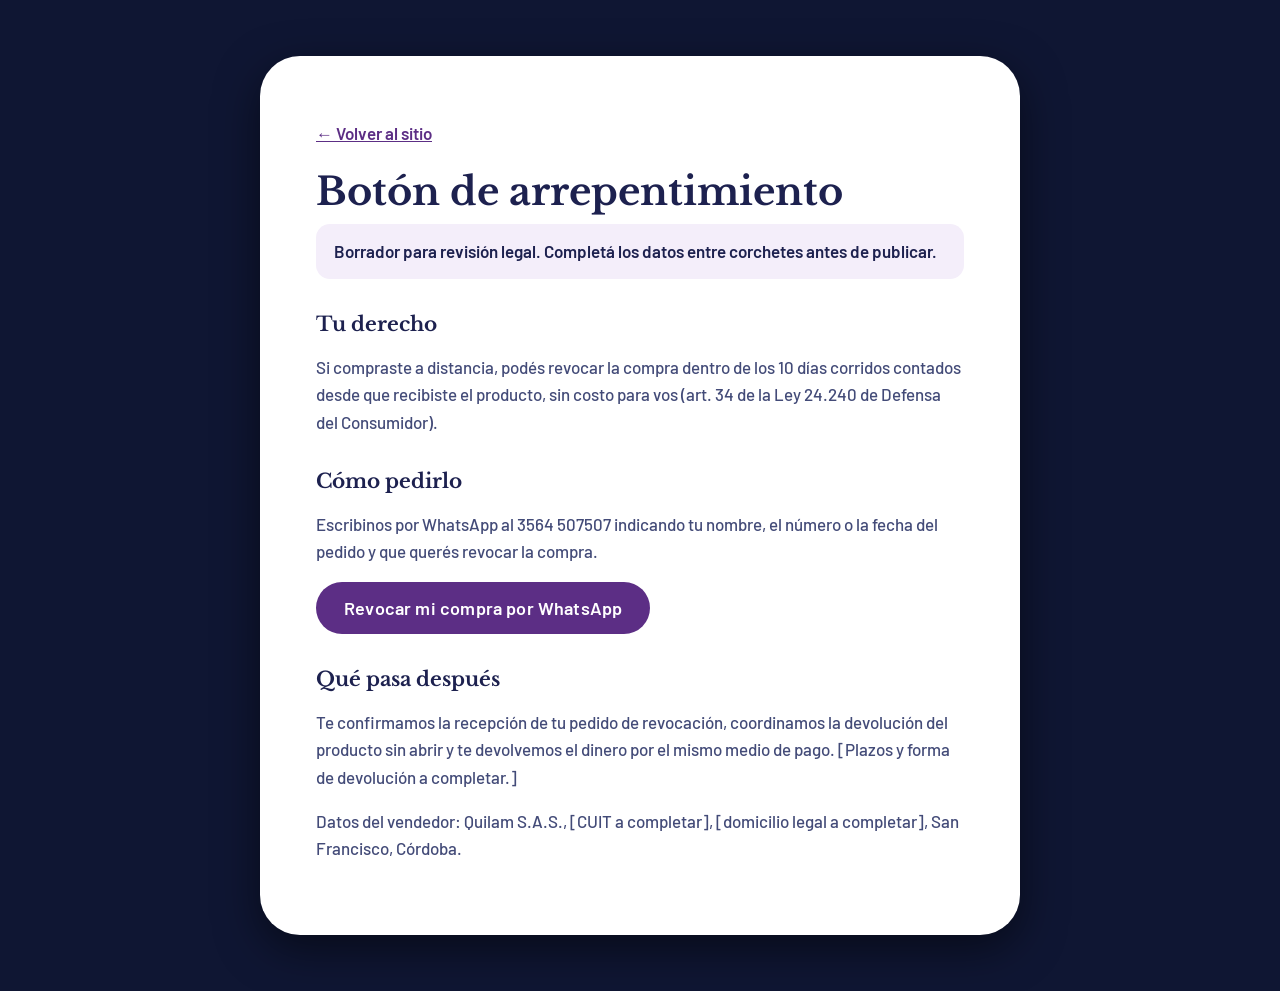
<file: arrepentimiento.html>
<!doctype html>
<html lang="es-AR">
<head>
<meta charset="utf-8">
<meta name="viewport" content="width=device-width, initial-scale=1">
<meta name="robots" content="noindex">
<title>Botón de arrepentimiento | Rugido de León</title>
<link rel="stylesheet" href="styles.css">
</head>
<body class="legal-body">
<main class="legal">
  <a class="legal__volver" href="index.html">&larr; Volver al sitio</a>
  <h1>Botón de arrepentimiento</h1>
  <p class="legal__aviso">Borrador para revisión legal. Completá los datos entre corchetes antes de publicar.</p>

  <h2>Tu derecho</h2>
  <p>Si compraste a distancia, podés revocar la compra dentro de los 10 días corridos contados desde que recibiste el producto, sin costo para vos (art. 34 de la Ley 24.240 de Defensa del Consumidor).</p>
  <h2>Cómo pedirlo</h2>
  <p>Escribinos por WhatsApp al 3564 507507 indicando tu nombre, el número o la fecha del pedido y que querés revocar la compra.</p>
  <p><a class="btn" href="https://wa.me/message/XOJZ5AEVAY3NC1" target="_blank" rel="noopener">Revocar mi compra por WhatsApp</a></p>
  <h2>Qué pasa después</h2>
  <p>Te confirmamos la recepción de tu pedido de revocación, coordinamos la devolución del producto sin abrir y te devolvemos el dinero por el mismo medio de pago. [Plazos y forma de devolución a completar.]</p>
  <p>Datos del vendedor: Quilam S.A.S., [CUIT a completar], [domicilio legal a completar], San Francisco, Córdoba.</p>

</main>
</body>
</html>
</file>
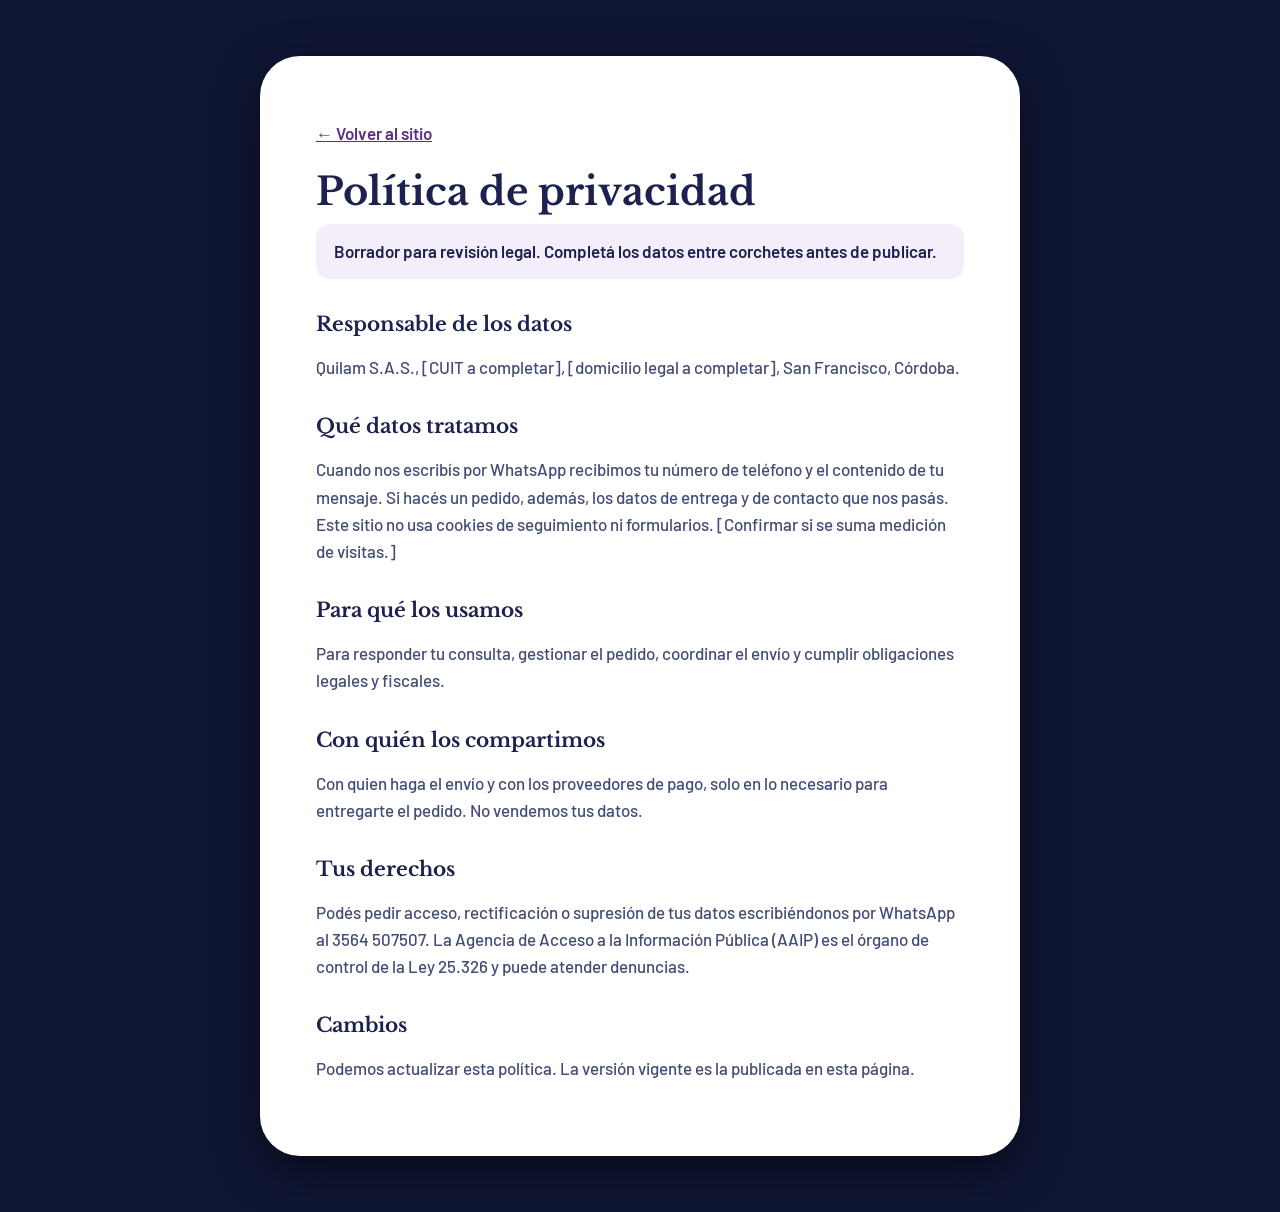
<file: privacidad.html>
<!doctype html>
<html lang="es-AR">
<head>
<meta charset="utf-8">
<meta name="viewport" content="width=device-width, initial-scale=1">
<meta name="robots" content="noindex">
<title>Política de privacidad | Rugido de León</title>
<link rel="stylesheet" href="styles.css">
</head>
<body class="legal-body">
<main class="legal">
  <a class="legal__volver" href="index.html">&larr; Volver al sitio</a>
  <h1>Política de privacidad</h1>
  <p class="legal__aviso">Borrador para revisión legal. Completá los datos entre corchetes antes de publicar.</p>

  <h2>Responsable de los datos</h2>
  <p>Quilam S.A.S., [CUIT a completar], [domicilio legal a completar], San Francisco, Córdoba.</p>
  <h2>Qué datos tratamos</h2>
  <p>Cuando nos escribís por WhatsApp recibimos tu número de teléfono y el contenido de tu mensaje. Si hacés un pedido, además, los datos de entrega y de contacto que nos pasás. Este sitio no usa cookies de seguimiento ni formularios. [Confirmar si se suma medición de visitas.]</p>
  <h2>Para qué los usamos</h2>
  <p>Para responder tu consulta, gestionar el pedido, coordinar el envío y cumplir obligaciones legales y fiscales.</p>
  <h2>Con quién los compartimos</h2>
  <p>Con quien haga el envío y con los proveedores de pago, solo en lo necesario para entregarte el pedido. No vendemos tus datos.</p>
  <h2>Tus derechos</h2>
  <p>Podés pedir acceso, rectificación o supresión de tus datos escribiéndonos por WhatsApp al 3564 507507. La Agencia de Acceso a la Información Pública (AAIP) es el órgano de control de la Ley 25.326 y puede atender denuncias.</p>
  <h2>Cambios</h2>
  <p>Podemos actualizar esta política. La versión vigente es la publicada en esta página.</p>

</main>
</body>
</html>
</file>
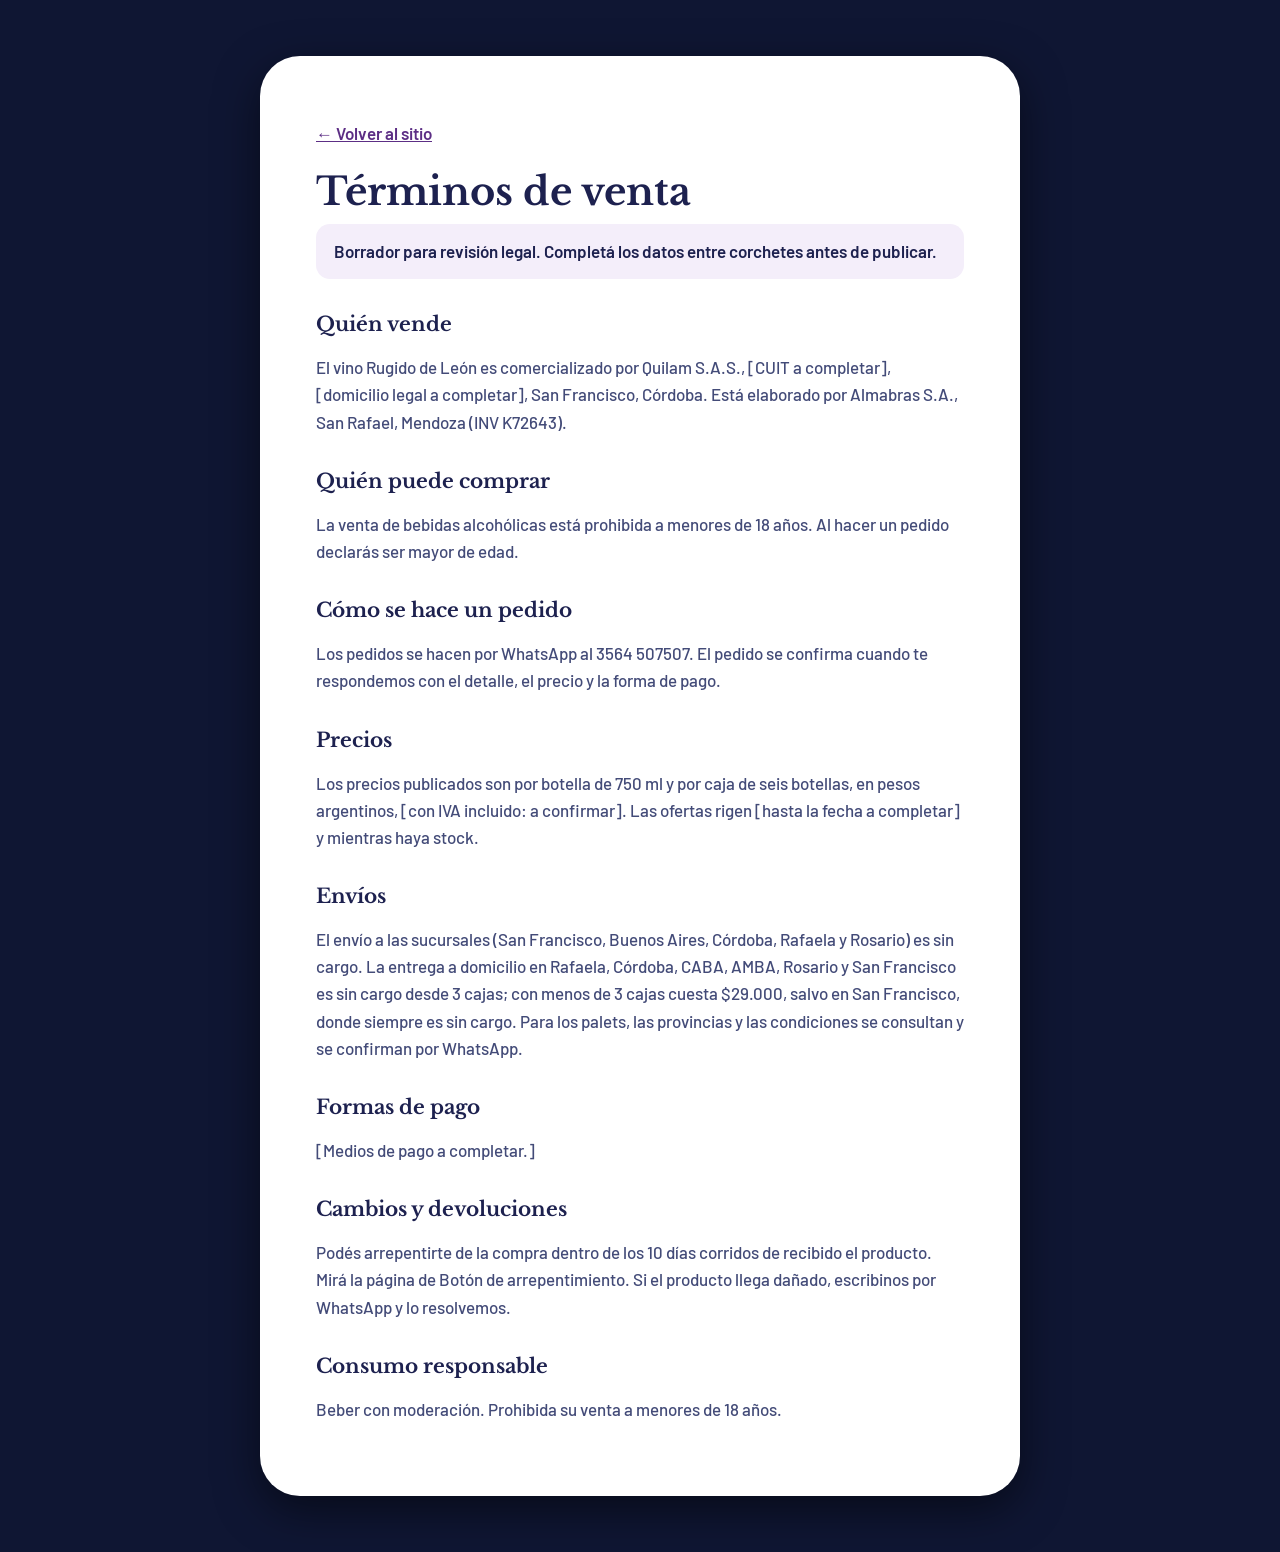
<file: terminos.html>
<!doctype html>
<html lang="es-AR">
<head>
<meta charset="utf-8">
<meta name="viewport" content="width=device-width, initial-scale=1">
<meta name="robots" content="noindex">
<title>Términos de venta | Rugido de León</title>
<link rel="stylesheet" href="styles.css">
</head>
<body class="legal-body">
<main class="legal">
  <a class="legal__volver" href="index.html">&larr; Volver al sitio</a>
  <h1>Términos de venta</h1>
  <p class="legal__aviso">Borrador para revisión legal. Completá los datos entre corchetes antes de publicar.</p>

  <h2>Quién vende</h2>
  <p>El vino Rugido de León es comercializado por Quilam S.A.S., [CUIT a completar], [domicilio legal a completar], San Francisco, Córdoba. Está elaborado por Almabras S.A., San Rafael, Mendoza (INV K72643).</p>
  <h2>Quién puede comprar</h2>
  <p>La venta de bebidas alcohólicas está prohibida a menores de 18 años. Al hacer un pedido declarás ser mayor de edad.</p>
  <h2>Cómo se hace un pedido</h2>
  <p>Los pedidos se hacen por WhatsApp al 3564 507507. El pedido se confirma cuando te respondemos con el detalle, el precio y la forma de pago.</p>
  <h2>Precios</h2>
  <p>Los precios publicados son por botella de 750 ml y por caja de seis botellas, en pesos argentinos, [con IVA incluido: a confirmar]. Las ofertas rigen [hasta la fecha a completar] y mientras haya stock.</p>
  <h2>Envíos</h2>
  <p>El envío a las sucursales (San Francisco, Buenos Aires, Córdoba, Rafaela y Rosario) es sin cargo. La entrega a domicilio en Rafaela, Córdoba, CABA, AMBA, Rosario y San Francisco es sin cargo desde 3 cajas; con menos de 3 cajas cuesta $29.000, salvo en San Francisco, donde siempre es sin cargo. Para los palets, las provincias y las condiciones se consultan y se confirman por WhatsApp.</p>
  <h2>Formas de pago</h2>
  <p>[Medios de pago a completar.]</p>
  <h2>Cambios y devoluciones</h2>
  <p>Podés arrepentirte de la compra dentro de los 10 días corridos de recibido el producto. Mirá la página de Botón de arrepentimiento. Si el producto llega dañado, escribinos por WhatsApp y lo resolvemos.</p>
  <h2>Consumo responsable</h2>
  <p>Beber con moderación. Prohibida su venta a menores de 18 años.</p>

</main>
</body>
</html>
</file>
<file: styles.css>
/* Rugido de León. Colores: paleta/roles-de-color.md (tinta oficial #1D214F, 19/11/2026). Tipografía: tipografia/escala-tipografica.md */
@font-face{font-family:"Libre Baskerville";src:url("fonts/LibreBaskerville-Variable.ttf") format("truetype");font-weight:400 700;font-display:swap}
@font-face{font-family:"Barlow";src:url("fonts/Barlow-Medium.ttf") format("truetype");font-weight:500;font-display:swap}
@font-face{font-family:"Barlow";src:url("fonts/Barlow-SemiBold.ttf") format("truetype");font-weight:600;font-display:swap}
@font-face{font-family:"Barlow Condensed";src:url("fonts/BarlowCondensed-SemiBold.ttf") format("truetype");font-weight:600;font-display:swap}

:root{
  color-scheme:light;
  --medianoche:#0F1633; --bordo:#3A1022; --blanco:#FFFFFF;
  --azul-tinta:#1D214F; --azul-vivo:#2F4590; --violeta:#79318D; --boton:#5C2E85; --boton-hover:#6B3896; --boton-activo:#4D2672;
  --texto:var(--azul-tinta); --texto2:#434B78; --crema:#F1EBDF; --foco:#E6D0F3;
  --rosado-claro:#E6D0D8; --rosado-medio:#D8B7C4; --gris-mapa:#DADDEB; --lavanda:#E7E2EE; --lila-aviso:#F4EEFA;
  --serif:"Libre Baskerville",Baskerville,Georgia,serif;
  --sans:"Barlow","Helvetica Neue",Arial,sans-serif;
  --cond:"Barlow Condensed","Arial Narrow",Arial,sans-serif;
  --fs-display:clamp(2.25rem,4.4vw,3.6rem);
  --fs-h1:clamp(1.9rem,3.2vw,2.75rem);
  --fs-h2:clamp(1.6rem,2.6vw,2.25rem);
  --fs-precio:clamp(2.4rem,4vw,3.25rem);
  --fs-lead:clamp(1.0625rem,1.5vw,1.3125rem);
  --fs-cuerpo:1.0625rem; --fs-legal:.875rem;
  --ease:cubic-bezier(.23,1,.32,1);
  --b-alto:60vh; --b-base:8vh;            /* botella: alto y distancia al borde inferior */
  --b-top:calc(100vh - var(--b-base) - var(--b-alto));
  --pad-x:clamp(24px,6.7vw,96px);
  --lado:0px;              /* margen lateral de la pila de tarjetas: deja ver el fondo */
  --radio:0px;
  --padc:clamp(24px,5.4vw,80px);
  --h-cierre:0px;
  --acc:var(--violeta);
}
/* cada sección toma el color de su acento: tinte de fondo, separadores, rótulos y dibujos salen de él */
.card{--acc-suave:color-mix(in oklab,var(--acc) 7%,#fff);--acc-linea:color-mix(in oklab,var(--acc) 30%,transparent);--acc-rotulo:color-mix(in oklab,var(--acc) 82%,var(--texto2))}
.acc-violeta{--acc:var(--violeta)}
.acc-azul{--acc:var(--azul-vivo)}
.acc-bordo{--acc:var(--bordo)}

*{box-sizing:border-box}
html{scroll-behavior:smooth;-webkit-text-size-adjust:100%}
body{margin:0;background:var(--medianoche);color:var(--texto);font:500 var(--fs-cuerpo)/1.6 var(--sans);overflow-x:hidden}
img{max-width:100%;display:block}
a{color:inherit}
html{scroll-padding-top:16px;accent-color:var(--violeta);scrollbar-color:var(--boton) var(--medianoche)}
::selection{background:var(--violeta);color:#fff}
body{-webkit-tap-highlight-color:transparent;text-rendering:auto}
h1,h2,h3{text-wrap:balance}
p,li{text-wrap:pretty}
:focus-visible{outline:3px solid var(--foco);outline-offset:3px;border-radius:6px}
.card :focus-visible{outline-color:var(--acc)}
.card--foto :focus-visible{outline-color:var(--foco)}
.skip{position:absolute;left:-999px;top:8px;background:#fff;color:var(--texto);padding:10px 16px;border-radius:8px;z-index:100}
.skip:focus{left:8px}
.vh{position:absolute;width:1px;height:1px;margin:-1px;padding:0;overflow:hidden;clip:rect(0 0 0 0);white-space:nowrap;border:0}

/* ---- tramo: de la entrada hasta el final de mayoristas. La botella acompaña y queda clavada al final ---- */
.tramo{position:relative}
.riel{position:absolute;left:0;right:0;top:0;bottom:calc(var(--h-cierre) + 6dvh);pointer-events:none;z-index:5}
.botella{position:sticky;top:var(--b-top);height:var(--b-alto);width:fit-content;margin:0 auto;transition:opacity .25s ease}
.botella img{height:100%;width:auto;display:block}
.botella::after{content:"";position:absolute;left:50%;bottom:-1.2vh;width:150%;height:3.2vh;transform:translateX(-50%);background:radial-gradient(ellipse at center,rgba(0,0,0,.42),rgba(0,0,0,0) 68%);z-index:-1}
.botella.off{opacity:0}

/* ---- hero (home a pantalla completa) ---- */
.hero{position:sticky;top:0;isolation:isolate;min-height:100dvh;color:var(--crema);display:flex;flex-direction:column;justify-content:center;padding:0 var(--pad-x)}
.hero__fondo{position:absolute;inset:0;overflow:hidden;z-index:-1}
.hero__fondo::after{content:"";position:absolute;inset:0;background:linear-gradient(rgba(15,22,51,.18),rgba(15,22,51,0) 40%,rgba(15,22,51,0) 70%,rgba(15,22,51,.3))}
.capa{position:absolute;inset:0;display:block;background:url("assets/hero-leon.webp") center bottom/cover no-repeat}
.hero::before{content:"";position:absolute;inset:0 0 auto 0;height:300px;background:linear-gradient(rgba(15,22,51,.42),rgba(15,22,51,.22) 58%,rgba(15,22,51,0));pointer-events:none;z-index:0}
.hero::after{content:"";position:absolute;inset:auto 0 0 0;height:230px;background:linear-gradient(rgba(15,22,51,0),rgba(15,22,51,.66));pointer-events:none;z-index:0}
.nav{position:absolute;z-index:1;top:14px;left:0;right:0;display:flex;justify-content:center;gap:clamp(24px,4vw,64px);font:600 1.0625rem/1 var(--sans)}
.nav a{text-decoration:none;display:inline-flex;align-items:center;min-height:44px;padding:0 6px}
@media (hover:hover) and (pointer:fine){.nav a:hover{text-decoration:underline;text-underline-offset:.3em}}
.hero__grid{position:static}
.hero__titulo{position:absolute;z-index:1;left:0;right:0;top:8vh;margin:0;padding:0 var(--pad-x);text-align:center;font:700 clamp(2.4rem,4.8vw,5rem)/1.06 var(--serif);letter-spacing:-.015em;text-shadow:0 2px 22px rgba(0,0,0,.5),0 1px 2px rgba(0,0,0,.4)}
.hero__cta{position:absolute;z-index:1;left:var(--pad-x);right:var(--pad-x);bottom:9vh;display:flex;flex-direction:row-reverse;align-items:flex-end;justify-content:space-between;gap:24px}
.hero__texto{position:relative;z-index:1;margin:0;text-align:right;font:600 clamp(.875rem,1.1vw,1rem)/1.5 var(--cond);letter-spacing:.18em;text-transform:uppercase;color:var(--crema);text-shadow:0 1px 10px rgba(0,0,0,.65)}
.hero__legal{z-index:1;position:absolute;left:var(--pad-x);bottom:24px;margin:0;font-size:var(--fs-legal);color:var(--crema);text-shadow:0 1px 8px rgba(0,0,0,.6)}

/* ---- botón con animación ---- */
.btn{position:relative;display:inline-flex;align-items:center;justify-content:center;gap:10px;min-height:52px;padding:0 28px;border:0;border-radius:999px;background:var(--boton);color:#fff;font:600 1.125rem/1 var(--sans);letter-spacing:.01em;text-decoration:none;cursor:pointer;white-space:nowrap;touch-action:manipulation;transition:background-color .16s ease,transform .16s var(--ease)}
@media (hover:hover) and (pointer:fine){.btn:hover{background:var(--boton-hover)}}
.btn:active{background:var(--boton-activo);transform:scale(.97);transition-duration:.1s}
.btn--sec{background:transparent;color:inherit;box-shadow:inset 0 0 0 2px currentColor}
.btn--wa::after{content:"";display:inline-block;flex:none;width:1.1em;height:1.1em;background:currentColor;
  -webkit-mask:url("data:image/svg+xml,%3Csvg xmlns='http://www.w3.org/2000/svg' viewBox='0 0 24 24'%3E%3Cpath fill='none' stroke='%23000' stroke-linecap='round' stroke-linejoin='round' stroke-width='2' d='M5 12h14m-7-7l7 7l-7 7'/%3E%3C/svg%3E") center/contain no-repeat;
  mask:url("data:image/svg+xml,%3Csvg xmlns='http://www.w3.org/2000/svg' viewBox='0 0 24 24'%3E%3Cpath fill='none' stroke='%23000' stroke-linecap='round' stroke-linejoin='round' stroke-width='2' d='M5 12h14m-7-7l7 7l-7 7'/%3E%3C/svg%3E") center/contain no-repeat}

/* ---- pila de tarjetas: más angosta que la pantalla (se ve el fondo), pegadas entre sí (sin huecos verticales) ---- */
.pila{position:relative;margin:0 var(--lado);border-radius:0;overflow:clip;box-shadow:0 -24px 60px -12px rgba(15,22,51,.5)}
.card{position:relative;isolation:isolate;background:radial-gradient(ellipse 52% 58% at 50% 54%,var(--acc-suave),transparent 72%),var(--blanco);color:var(--texto);min-height:96dvh;display:flex;flex-direction:column;justify-content:center;padding:clamp(48px,7vw,96px) var(--padc)}
.card__grid{display:grid;grid-template-columns:1fr minmax(240px,22vw) 1fr;align-items:center;position:relative}
.col{display:flex;flex-direction:column;gap:22px}
.col--der{padding-left:clamp(0px,1vw,16px)}
.mbotella{display:none}

/* ---- título con la foto de fondo adentro de las letras (la misma imagen y el mismo desplazamiento que el fondo) ---- */
.titulo-marca{display:grid;grid-template-columns:1fr minmax(240px,22vw) 1fr;margin-bottom:clamp(28px,4.5vw,64px)}
.h-foto{display:block;font:700 min(6.2rem,calc((100vw - 2*var(--lado) - 2*var(--padc) - max(240px,22vw))/11.6))/1.1 var(--serif);letter-spacing:.01em}
.h-foto--izq{grid-column:1;text-align:right;padding-right:clamp(8px,1.5vw,28px)}
.h-foto--der{grid-column:3;text-align:left;padding-left:clamp(8px,1.5vw,28px)}
.h-foto{
  color:transparent;-webkit-text-fill-color:transparent;
  background-image:linear-gradient(rgba(8,36,4,.14),rgba(8,36,4,.14)),url("assets/vinedo-letras.webp");
  background-repeat:no-repeat;background-size:100% 100%,100% auto;background-position:0 0,50% var(--py,50%);
  -webkit-background-clip:text;background-clip:text}

/* ---- dibujos de vino solo en los bordes de cada tarjeta (se cortan con el borde) ---- */
.card::before,.card::after{content:"";position:absolute;top:0;bottom:0;width:clamp(56px,7vw,100px);background-color:var(--borde,var(--acc));-webkit-mask:url("assets/borde-a.svg") 0 0/auto 1500px repeat-y;mask:url("assets/borde-a.svg") 0 0/auto 1500px repeat-y;opacity:.3;pointer-events:none;z-index:-1}
.card::before{left:0}
.card::after{right:0;transform:scaleX(-1);-webkit-mask-image:url("assets/borde-b.svg");mask-image:url("assets/borde-b.svg")}
.pila>.card:nth-child(2)::before{-webkit-mask-position:0 -380px;mask-position:0 -380px}.pila>.card:nth-child(2)::after{-webkit-mask-position:0 -700px;mask-position:0 -700px}
.pila>.card:nth-child(3)::before{-webkit-mask-position:0 -760px;mask-position:0 -760px}.pila>.card:nth-child(3)::after{-webkit-mask-position:0 -200px;mask-position:0 -200px}
.pila>.card:nth-child(4)::before{-webkit-mask-position:0 -1100px;mask-position:0 -1100px}.pila>.card:nth-child(4)::after{-webkit-mask-position:0 -520px;mask-position:0 -520px}

/* ---- tipografía ---- */
.display{margin:0;font:700 var(--fs-display)/1.2 var(--serif);letter-spacing:-.012em;color:var(--acc)}
.card .display{font-size:clamp(2rem,3.5vw,3.1rem)}
.h1{margin:0;font:700 var(--fs-h1)/1.3 var(--serif);color:var(--acc)}
.h1--chico{font-size:clamp(1.6rem,2.4vw,2.25rem)}
.h2{margin:0;font:700 var(--fs-h2)/1.25 var(--serif);color:var(--acc)}
.lead{margin:0;font:500 var(--fs-lead)/1.55 var(--sans);max-width:36ch;color:var(--texto2)}
.cuerpo{margin:0;max-width:44ch;color:var(--texto2)}
.detalle{font:600 .9375rem/1.2 var(--cond);text-transform:uppercase;letter-spacing:.18em}
.filete{display:block;width:96px;height:4px;background:var(--acc);border-radius:2px}

/* ---- oferta ---- */
.precios{margin:0;display:flex;flex-direction:column}
.precios>div{border-top:1px solid var(--acc-linea);padding:20px 0;display:flex;flex-direction:column-reverse}
.precios dd,.precios dt{margin:0}
.precio{font:700 var(--fs-precio)/1.1 var(--serif);color:var(--acc);font-variant-numeric:lining-nums}
.precios .detalle{color:var(--acc-rotulo);margin-top:6px;display:block}

/* ---- comprar y envíos ---- */
.pasos{list-style:none;margin:0;padding:0;display:flex;flex-direction:column;gap:30px}
.pasos li{display:flex;gap:18px;align-items:flex-start}
.paso__n{flex:none;display:grid;place-items:center;width:52px;height:52px;border-radius:50%;background:var(--acc);color:#fff;font:700 1.5rem/1 var(--serif)}
.pasos strong{display:block;font:700 1.25rem/1.3 var(--serif);color:var(--texto)}
.pasos span:not(.paso__n){display:block;color:var(--texto2);font-size:1.0625rem}
.envios{list-style:none;margin:0;padding:0}
.envios li{border-top:1px solid var(--acc-linea);padding:18px 0}
.envios strong{display:block;font:700 1.25rem/1.3 var(--serif);margin-bottom:6px;color:var(--texto)}
.envios span{color:var(--texto2);max-width:38ch;display:block}
.suc__t{font:700 1.25rem/1.3 var(--serif);margin:22px 0 8px;color:var(--texto)}
.sucursales{list-style:none;margin:0 0 24px;padding:0;color:var(--texto2);font-size:var(--fs-legal)}
.sucursales li{border-top:1px solid var(--acc-linea);padding:9px 0;line-height:1.4}
.sucursales strong{color:var(--texto);font-weight:600;margin-right:6px}
.col--der>.btn{align-self:flex-start;margin-top:12px}

/* ---- origen: el mapa de Argentina de fondo, grande; Mendoza queda donde antes estaba el mapa chico ---- */
#origen{overflow:clip}
.mapa-fondo{position:absolute;z-index:-1;pointer-events:none;overflow:visible;
  --alto:215dvh;--tx:23%;--ty:79%;
  height:var(--alto);width:calc(var(--alto) * var(--ar));
  left:calc(var(--tx) - var(--fx) * var(--alto) * var(--ar));top:calc(var(--ty) - var(--fy) * var(--alto))}
.mapa-fondo .mapa__prov{opacity:.5}
.mapa-fondo .mapa__prov path{fill:url(#mapa-foto);stroke:#fff;stroke-width:1.4}
.mapa-fondo .mapa__mza{fill:rgba(121,49,141,.3);stroke:var(--violeta);stroke-width:1.6;stroke-linejoin:round}
.mapa-fondo .mapa__pt-o{fill:#fff}.mapa-fondo .mapa__pt-i{fill:var(--violeta);stroke:#fff;stroke-width:1.5}
/* el contorno de Mendoza se dibuja una vez, cuando la sección entra en pantalla (solo con JavaScript y sin movimiento reducido) */
.mapa-pre .mapa__mza{stroke-dasharray:var(--len);stroke-dashoffset:var(--len);fill-opacity:0}
.mapa-pre .mapa__pt-o,.mapa-pre .mapa__pt-i{opacity:0}
.mapa-go .mapa__mza{stroke-dashoffset:0;fill-opacity:1;transition:stroke-dashoffset 1.4s cubic-bezier(.77,0,.175,1),fill-opacity .6s ease 1.1s}
.mapa-go .mapa__pt-o,.mapa-go .mapa__pt-i{opacity:1;transition:opacity .35s var(--ease) 1.8s}
/* ---- origen (textos) ---- */
.frase{margin:0;font:700 clamp(1.6rem,2.6vw,2.35rem)/1.2 var(--serif);color:var(--acc);max-width:18ch;letter-spacing:-.01em}
.notas-chicas{list-style:none;margin:0;padding:0;font-size:var(--fs-legal);line-height:1.5;color:var(--texto2);max-width:34ch}
.notas-chicas li{padding:10px 0;border-top:1px solid var(--acc-linea)}
.notas-chicas .detalle{display:block;color:var(--acc-rotulo);margin-bottom:2px}
.mapa-fondo .mapa__rotulo{font:600 7px var(--sans);fill:var(--texto);stroke:#fff;stroke-width:2px;paint-order:stroke;stroke-linejoin:round}
.mapa-pre .mapa__rotulo{opacity:0}
.mapa-go .mapa__rotulo{opacity:1;transition:opacity .35s var(--ease) 1.9s}
.oferta{margin:6px 0 0;max-width:34ch;font:600 1.0625rem/1.45 var(--sans);color:var(--texto)}
.oferta strong{color:var(--acc)}
.origen{display:flex;gap:20px;align-items:flex-start;flex-wrap:wrap}
.origen .cuerpo{flex:1 1 200px;max-width:28ch;font-size:1rem}
.origen__mapa{margin:0;flex:0 0 clamp(96px,9vw,128px)}
.mapa{width:100%;height:auto;overflow:visible}
.mapa__prov path{fill:var(--gris-mapa);stroke:#fff;stroke-width:1.6;stroke-linejoin:round}
.mapa__mza{fill:var(--violeta);stroke:#fff;stroke-width:1.6;stroke-linejoin:round}
.mapa__pt-o{fill:#fff}.mapa__pt-i{fill:var(--crema);stroke:var(--violeta);stroke-width:3}
.mapa__lbl{font:600 26px var(--sans);fill:var(--texto);stroke:#fff;stroke-width:6px;paint-order:stroke;stroke-linejoin:round}
.origen__mapa figcaption{display:flex;align-items:center;gap:8px;font:600 .875rem var(--sans);margin-top:8px}
.leyenda{width:12px;height:12px;border-radius:3px;background:var(--violeta)}
.ficha{margin:0;display:flex;flex-direction:column}
.ficha>div{border-top:1px solid var(--acc-linea);padding:14px 0;display:flex;flex-direction:column-reverse}
.ficha dd{margin:0;font:700 clamp(1.8rem,3vw,2.5rem)/1.15 var(--serif);color:var(--acc);font-variant-numeric:lining-nums}
.ficha dt{margin-top:4px;color:var(--acc-rotulo)}
.ficha--dos{display:grid;grid-template-columns:1fr 1fr;column-gap:clamp(16px,2vw,28px)}
.ficha--dos dd{font-size:clamp(1.2rem,1.9vw,1.65rem);line-height:1.25}
.ficha--dos .ancho{grid-column:1/-1}
.ficha--dos dd.chica{font-size:clamp(1rem,1.4vw,1.2rem);font-family:var(--sans);font-weight:600;color:var(--texto)}
.notas{list-style:none;margin:6px 0 0;padding:0}
.notas li{border-top:1px solid var(--acc-linea);padding:14px 0;font:700 clamp(1.1rem,1.6vw,1.4rem)/1.3 var(--serif);color:var(--acc);display:flex;flex-direction:column;gap:4px}
.notas .detalle{color:var(--acc-rotulo);font-family:var(--cond)}
.nota{margin:4px 0 0;font-size:var(--fs-legal);color:var(--texto2)}

/* ---- mayoristas ---- */
.lista-may{list-style:none;margin:0;padding:0}
.lista-may li{border-top:1px solid var(--acc-linea);padding:18px 0;font:600 1.25rem/1.35 var(--sans);max-width:30ch;color:var(--texto)}

/* ---- espacio para la foto de clientes ---- */
.foto-hueco{margin:0;aspect-ratio:4/5;width:100%;max-width:420px;border:2px dashed var(--acc);border-radius:28px;background:var(--lila-aviso);display:grid;place-items:center;text-align:center;padding:24px;color:var(--acc)}

.foto-accion{margin:0;width:100%;max-width:440px}
.foto-accion img{display:block;width:100%;height:auto}

/* ---- cierre: tarjeta con foto (la botella ya viene en la foto) ---- */
.card--foto{color:var(--crema);height:var(--h-cierre);min-height:0;background:var(--medianoche);padding-top:0;padding-bottom:0}
.card__foto{position:absolute;inset:0;background:var(--medianoche) center/cover no-repeat}
.card__foto.lista{background-image:linear-gradient(rgba(15,22,51,.34),rgba(15,22,51,.34)),url("assets/cierre.jpg")}
.cierre{position:relative;display:flex;flex-direction:column;gap:16px;align-items:flex-start}
.card--foto .display{color:var(--crema)}
.card--foto .lead{color:var(--lavanda)}
.telefono{margin:8px 0 0;font:700 clamp(1.6rem,2.6vw,2.25rem)/1.2 var(--serif)}
.cierre .btn{margin-top:8px}

/* ---- pie: toda la foto de la cordillera es el pie. Solo blanco y negro ---- */
.pie{position:relative;z-index:1;background:#000 center/cover no-repeat;color:#fff;overflow:hidden;isolation:isolate}
.pie::before{content:"";position:absolute;inset:0;z-index:-1;background:linear-gradient(#fff 0,rgba(255,255,255,.7) 7%,rgba(255,255,255,0) 22%),linear-gradient(rgba(0,0,0,.6),rgba(0,0,0,.56) 62%,rgba(0,0,0,.3))}
.pie__top{display:grid;grid-template-columns:1.5fr 1fr 1.1fr;gap:clamp(32px,5vw,80px);align-items:start;padding:clamp(120px,15vw,210px) var(--pad-x) clamp(24px,3vw,48px)}
.pie__lema{margin:0 0 28px;font:600 clamp(2rem,3.4vw,3.2rem)/1.05 var(--cond);text-transform:uppercase;letter-spacing:.04em;color:#fff;max-width:16ch}
.pie__marca .btn{margin-bottom:28px}
.pie .btn{background:rgba(241,235,223,.92);color:var(--medianoche);border-radius:12px;box-shadow:none;-webkit-backdrop-filter:blur(6px);backdrop-filter:blur(6px)}
@media (hover:hover) and (pointer:fine){.pie .btn:hover{background:#fff}}
.pie .btn:active{background:#E5DDCB}
.pie__legal{margin:0;max-width:48ch;font-size:var(--fs-legal);line-height:1.7;color:#fff;opacity:.85}
.pie h2{margin:0 0 14px;color:#fff;font-size:1.125rem;font-weight:700;letter-spacing:.2em}
.pie__col .pie__lista+h2{margin-top:44px}
.pie__lista{list-style:none;margin:0;padding:0;display:flex;flex-direction:column;gap:6px;color:#fff}
.pie__legal,.pie__lista--suc li,.pie__lista a{text-shadow:0 1px 10px rgba(0,0,0,.5)}
.pie__lista a{display:inline-flex;align-items:center;min-height:44px;font:600 1.0625rem/1.3 var(--sans);color:#fff;text-decoration:none}
.pie__lista a{text-decoration:underline;text-decoration-color:transparent;text-underline-offset:.28em;transition:text-decoration-color .25s ease}
@media (hover:hover) and (pointer:fine){.pie__lista a:hover{text-decoration-color:currentColor}}
.pie__lista--suc{gap:22px}
.pie__lista--suc li{font-size:var(--fs-legal);line-height:1.5;opacity:.9}
.pie__lista--suc strong{display:block;color:#fff;font:600 1.0625rem/1.4 var(--sans)}
.pie :focus-visible{outline-color:#fff}
.pie__andes{position:relative;height:clamp(220px,27vw,430px)}
.pie__nombre{position:absolute;left:0;right:0;bottom:0;margin:0;transform:translateY(3%);text-align:center;white-space:nowrap;font:700 15.3vw/.84 var(--serif);letter-spacing:.005em;color:rgba(255,255,255,.95);text-shadow:0 2px 40px rgba(0,0,0,.35);user-select:none}
.pie__nombre span{display:block}

/* ---- aviso de edad: foto desenfocada de fondo y una tarjeta con la botella ---- */
.edad{position:fixed;inset:0;z-index:50;display:grid;place-items:center;padding:20px;background:var(--medianoche);overflow:hidden;transition:opacity .2s var(--ease)}
.edad[hidden]{display:none}
.edad.saliendo{opacity:0;pointer-events:none}
.edad::before{content:"";position:absolute;inset:-30px;background:linear-gradient(rgba(15,22,51,.55),rgba(15,22,51,.78)),url("assets/hero-leon-celular.webp") center 62%/cover no-repeat;filter:blur(16px) saturate(1.1)}
.edad__caja{position:relative;display:grid;grid-template-columns:minmax(150px,.8fr) 1.5fr;width:min(760px,100%);background:var(--crema);color:var(--texto);border-radius:28px;overflow:hidden;box-shadow:0 30px 80px -20px rgba(0,0,0,.7)}
.edad__lado{position:relative;display:grid;place-items:end center;padding:28px 18px 0;background:radial-gradient(ellipse 90% 70% at 50% 40%,#7a3ea3,var(--boton) 55%,#3d1c5c)}
.edad__lado img{width:auto;height:min(54dvh,360px);max-width:100%;object-fit:contain;filter:drop-shadow(0 18px 24px rgba(0,0,0,.45));transform:translateY(14px)}
.edad__cuerpo{display:flex;flex-direction:column;align-items:flex-start;padding:clamp(28px,4.5vw,48px)}
.edad__sello{display:grid;place-items:center;width:58px;height:58px;border-radius:50%;border:2px solid var(--boton);color:var(--boton);font:700 1.25rem/1 var(--serif);margin-bottom:20px}
.edad__caja h2{margin:0 0 12px;font:700 clamp(1.7rem,3.2vw,2.35rem)/1.15 var(--serif);letter-spacing:-.015em;text-wrap:balance}
.edad__txt{margin:0 0 26px;color:var(--texto2);max-width:34ch}
.edad__botones{display:flex;flex-direction:column;gap:10px;width:100%}
.edad__botones .btn{width:100%;border-radius:14px;min-height:54px}
.edad .btn--sec{background:transparent;box-shadow:inset 0 0 0 1.5px rgba(29,33,79,.28);color:var(--texto)}
@media (hover:hover) and (pointer:fine){.edad .btn--sec:hover{background:rgba(29,33,79,.07);color:var(--texto)}}
.edad .btn--sec:active{background:rgba(29,33,79,.14);color:var(--texto)}
.edad__nota{margin:18px 0 0;color:var(--texto);font-weight:600}
.edad__legal{margin:22px 0 0;font-size:.8125rem;color:var(--texto2)}
.edad :focus-visible{outline-color:var(--boton)}
@media (max-width:640px){
  .edad__caja{grid-template-columns:1fr}
  .edad__lado{display:none}
  .edad__cuerpo{align-items:stretch;text-align:left}
}
@media (prefers-reduced-motion:no-preference){
  @keyframes edad-entra{from{opacity:0;transform:translateY(18px) scale(.97)}to{opacity:1;transform:none}}
  @keyframes edad-botella{from{opacity:0;transform:translateY(60px)}to{opacity:1;transform:translateY(14px)}}
  .edad:not([hidden]) .edad__caja{animation:edad-entra .55s var(--ease) both}
  .edad:not([hidden]) .edad__lado img{animation:edad-botella .8s var(--ease) .12s both}
}

/* ---- animaciones (solo si el visitante no pidió menos movimiento) ---- */
@media (prefers-reduced-motion:no-preference){
  /* bloques: cada hijo entra escalonado */
  .reveal>*{opacity:0;transform:translateY(12px);transition:opacity .45s var(--ease),transform .45s var(--ease);transition-delay:calc(var(--i,0)*60ms)}
  .reveal.in>*{opacity:1;transform:none}
  .reveal>:is(.display,.h1,.h2){opacity:1;transform:none;transition:none}
  /* títulos: cada línea sube desde una máscara */
  .ln{display:block;overflow:hidden;padding-bottom:.14em;margin-bottom:-.14em}
  .ln>span{display:block;transform:translateY(108%);transition:transform .6s var(--ease);transition-delay:calc(var(--l,0)*70ms)}
  .reveal.in .ln>span,.listo #inicio .ln>span{transform:none}
  /* entrada del hero */
  .hero__cta>*{opacity:0;transform:translateY(14px);transition:opacity .45s var(--ease),transform .45s var(--ease);transition-delay:calc(.3s + var(--i,0)*70ms)}
  .listo #inicio .hero__cta>*{opacity:1;transform:none}
}
/* ---- botones de WhatsApp: un destello recorre el borde (solo mientras el botón se ve; apagado con movimiento reducido) ---- */
@property --ang{syntax:"<angle>";initial-value:0deg;inherits:false}
.btn--wa{--trail-c:var(--foco)}
.pie .btn--wa{--trail-c:var(--violeta)}
@media (prefers-reduced-motion:no-preference){
  .btn--wa::before{content:"";position:absolute;inset:0;border-radius:inherit;padding:2px;pointer-events:none;opacity:0;
    background:conic-gradient(from var(--ang),transparent 0 70%,var(--trail-c) 100%);
    -webkit-mask:linear-gradient(#000 0 0) content-box,linear-gradient(#000 0 0);-webkit-mask-composite:xor;mask-composite:exclude;
    transition:opacity .4s ease}
  .btn--wa.vista::before{opacity:1;animation:giro 3.8s linear infinite}
  @keyframes giro{to{--ang:360deg}}
}
.num{font-variant-numeric:tabular-nums lining-nums;display:inline-block}
@media (prefers-reduced-motion:reduce){html{scroll-behavior:auto}.botella{transition:none}.reveal>*{opacity:0;transition:opacity .3s ease}.reveal.in>*{opacity:1}}

/* ---- celular ---- */
@media (max-width:860px){
  :root{--b-alto:39dvh;--b-base:22.4dvh;--b-top:calc(100dvh - var(--b-base) - var(--b-alto));--pad-x:24px;--lado:0px;--radio:0px;--padc:22px;--h-cierre:0px}
  .capa{background:url("assets/hero-leon-celular.webp") center bottom/cover no-repeat}
  .hero__fondo::after{background:linear-gradient(rgba(15,22,51,.1),rgba(15,22,51,0) 36%,rgba(15,22,51,0) 70%,rgba(15,22,51,.3))}
  .hero{justify-content:flex-start;padding:0 var(--pad-x)}
  .hero::before{height:230px}
  .hero::after{height:420px;background:linear-gradient(rgba(15,22,51,0),rgba(15,22,51,.5) 30%,rgba(15,22,51,.82))}
  .hero__texto{text-shadow:0 1px 3px rgba(0,0,0,.8),0 0 14px rgba(0,0,0,.6)}
      .nav{justify-content:space-between;padding:0 20px;gap:8px;font-size:.9375rem;top:16px}
  .nav a{padding:0 2px}
  .hero__titulo{top:84px;font-size:clamp(2.1rem,9.4vw,3.2rem)}
  .hero__cta{display:contents}
  .botella::after{width:120%;height:1.6dvh;bottom:-.6dvh}
  .hero__texto{position:absolute;left:0;right:0;bottom:142px;text-align:center;font-size:.8125rem;font-weight:700}
  .hero .btn{position:absolute;z-index:2;left:var(--pad-x);right:var(--pad-x);bottom:84px}
  .hero__legal{left:var(--pad-x);right:var(--pad-x);text-align:center;color:var(--crema);bottom:18px;font-size:.8125rem;line-height:1.4}
  /* la botella fija acompaña solo la entrada; en las tarjetas va una propia */
  .riel{bottom:auto;height:100dvh}
  .card{min-height:0;padding:36px 22px 44px;flex-direction:column-reverse}
  .card--foto{flex-direction:column;justify-content:flex-end;padding:0 22px 40px}
  .card__foto{background-position:68% center}
  .card__grid{grid-template-columns:minmax(0,1fr);gap:22px}
  .col{min-width:0}
  .col .btn{white-space:normal;text-align:center;min-height:52px;height:auto;padding:12px 20px;line-height:1.25}
  .col__centro{display:none}
  .mbotella{display:block;height:min(46dvh,340px);width:auto;margin:6px auto 0;order:-1}
  .col--der{padding-left:0}
  .lead,.cuerpo,.lista-may li,.envios span{max-width:none}
  .precios{flex-direction:row;gap:16px}.precios>div{flex:1}
  .mapa-fondo{--alto:120dvh;--tx:25%;--ty:80%}
  .mapa-fondo .mapa__rotulo{font-size:11px;stroke-width:3px}
  .col .btn,.cierre .btn{width:100%}
  .card::before,.card::after{width:18px;-webkit-mask-size:auto 760px;mask-size:auto 760px;opacity:.22}
  .titulo-marca{display:block;order:1;margin-bottom:0}
  .h-foto{font-size:clamp(2.4rem,13.2vw,4rem);text-align:left!important;padding:0!important;line-height:1.05}
  .pie__top{grid-template-columns:minmax(0,1fr)}
  .pie .btn{white-space:normal;text-align:center;min-height:52px;padding:12px 20px;line-height:1.25}
  .pie__andes{height:64vw}
  .pie__nombre{font-size:19vw;white-space:normal;padding:0 12px;transform:none;bottom:8px;line-height:.98}
}

/* ---- páginas legales ---- */
.legal-body{background:var(--medianoche)}
.legal{max-width:760px;margin:56px auto;padding:clamp(28px,5vw,56px);background:var(--blanco);color:var(--texto);border-radius:40px;box-shadow:0 14px 44px rgba(0,0,0,.5)}
.legal h1{margin:0 0 8px;font:700 clamp(1.7rem,3.4vw,2.4rem)/1.25 var(--serif)}
.legal h2{margin:32px 0 8px;font:700 1.25rem/1.3 var(--serif)}
.legal p,.legal li{color:var(--texto2);max-width:68ch}
.legal ul{padding-left:1.2em}
.legal__aviso{margin:0 0 28px;padding:14px 18px;border-radius:14px;background:var(--lila-aviso);color:var(--texto)!important;font-weight:600}
.legal__volver{display:inline-flex;align-items:center;min-height:44px;margin-bottom:12px;font-weight:600;color:var(--boton)}

/* ---- botón de la home: sin animación de borde y más sobrio ---- */
.hero .btn--wa::before{display:none}
.hero .btn{border-radius:14px;min-height:56px;padding:0 30px;font-weight:600;box-shadow:0 10px 30px -10px rgba(0,0,0,.45)}

/* =========================================================
   Home moderna + transiciones entre secciones
   ========================================================= */

/* menú: píldora flotante de vidrio */
.nav{left:0;right:0;margin:0 auto;width:max-content;max-width:calc(100% - 24px);top:16px;gap:2px;padding:5px;background:rgba(15,22,51,.5);border:1px solid rgba(241,235,223,.22);border-radius:999px;box-shadow:0 10px 30px -12px rgba(0,0,0,.45)}
.nav a{padding:0 18px;border-radius:999px;min-height:44px;transition:background-color .2s ease}
@media (hover:hover) and (pointer:fine){.nav a:hover{background:rgba(241,235,223,.16);text-decoration:none}}
.hero__titulo{top:calc(8vh + 22px);letter-spacing:-.025em}
.hero .btn--wa::after{transition:transform .25s var(--ease)}
@media (hover:hover) and (pointer:fine){.hero .btn--wa:hover::after{transform:translateX(5px)}}
@media (max-width:860px){
  .nav{left:12px;right:12px;margin:0;width:auto;max-width:none;justify-content:space-between;padding:4px;gap:0;top:14px}
  .nav a{padding:0 8px;font-size:.875rem}
  .hero__titulo{top:92px}
}

/* entrada de la home: la foto se asienta, una sola vez */
@media (prefers-reduced-motion:no-preference){
  @keyframes foto-asienta{from{transform:scale(1.07)}to{transform:scale(1)}}
  .capa{animation:foto-asienta 1.8s cubic-bezier(.16,1,.3,1) backwards}
}

/* transiciones guiadas por el scroll (solo navegadores que las soportan; sin ellas la página queda igual) */
@supports (animation-timeline:view()){
  @media (prefers-reduced-motion:no-preference){
    /* la foto de la home se acerca mientras la primera sección sube */
    @keyframes foto-sale{to{transform:scale(1.1)}}
    .hero__fondo{animation:foto-sale linear both;animation-timeline:scroll(root);animation-range:0 110vh}
    /* cada sección se despide al salir: se corre hacia arriba y se apaga, mientras entra la siguiente */
    @keyframes seccion-sale{from{opacity:1;transform:none}to{opacity:.45;transform:translateY(-3vh)}}
    .card.a-sale:not(.card--foto) .card__grid{animation:seccion-sale linear both;animation-timeline:view();animation-range:exit 45% exit 100%;transform-origin:50% 100%}
  }
}


/* ---- dibujos propios de cada sección (la primera conserva uvas, hojas, copa y vino) ---- */
#origen::before{-webkit-mask-image:url("assets/origen-a.svg");mask-image:url("assets/origen-a.svg")}
#origen::after{-webkit-mask-image:url("assets/origen-b.svg");mask-image:url("assets/origen-b.svg")}
#vino-en-accion{--borde:#5E9A3C}
#vino-en-accion::before,#vino-en-accion::after{opacity:.55}
#vino-en-accion::before{-webkit-mask-image:url("assets/hojas-a.svg");mask-image:url("assets/hojas-a.svg")}
#vino-en-accion::after{-webkit-mask-image:url("assets/hojas-b.svg");mask-image:url("assets/hojas-b.svg")}
#envios::before{-webkit-mask-image:url("assets/envios-a.svg");mask-image:url("assets/envios-a.svg")}
#envios::after{-webkit-mask-image:url("assets/envios-b.svg");mask-image:url("assets/envios-b.svg")}

/* ---- envíos: los pasos se encadenan (línea que baja, círculos que aparecen en orden) y los envíos entran uno por uno ---- */
.pasos{position:relative}
.paso__n{position:relative;z-index:1}
@media (prefers-reduced-motion:no-preference){
  .pasos::before{content:"";position:absolute;left:25px;top:30px;bottom:30px;width:2px;background:var(--acc);opacity:.4;transform-origin:top;transform:scaleY(0);transition:transform 1.3s var(--ease) .45s}
  .reveal.in .pasos::before{transform:scaleY(1)}
  .paso__n{transform:scale(.3);opacity:0;transition:transform .55s var(--ease),opacity .3s ease}
  .reveal.in .paso__n{transform:none;opacity:1}
  .reveal.in .pasos li:nth-child(1) .paso__n{transition-delay:.3s}
  .reveal.in .pasos li:nth-child(2) .paso__n{transition-delay:.75s}
  .reveal.in .pasos li:nth-child(3) .paso__n{transition-delay:1.2s}
  .pasos li>div{opacity:0;transform:translateX(-10px);transition:opacity .5s ease,transform .5s var(--ease)}
  .reveal.in .pasos li>div{opacity:1;transform:none}
  .reveal.in .pasos li:nth-child(1)>div{transition-delay:.4s}
  .reveal.in .pasos li:nth-child(2)>div{transition-delay:.85s}
  .reveal.in .pasos li:nth-child(3)>div{transition-delay:1.3s}
  .envios li{opacity:0;transform:translateX(-18px);transition:opacity .5s ease,transform .6s var(--ease)}
  .reveal.in .envios li{opacity:1;transform:none}
  .reveal.in .envios li:nth-child(1){transition-delay:.15s}
  .reveal.in .envios li:nth-child(2){transition-delay:.35s}
  .reveal.in .envios li:nth-child(3){transition-delay:.55s}
}

/* origen: el mapa lleva la foto del viñedo; los textos llevan un halo claro para leerse encima */
.mapa-fondo .mapa__prov{opacity:.42}
#origen .col{text-shadow:0 0 12px rgba(255,255,255,.95),0 0 4px rgba(255,255,255,.9),0 0 1px #fff}

/* el fondo del pie (300 KB) se pide recién cuando el pie está por aparecer */
.pie.lista{background-image:url("assets/pie-andes.webp")}

/* ---- botón principal de la home: degradé que se desliza al pasar el mouse (como ButtonAnimatedGradient) ---- */
.hero .btn--wa{overflow:hidden;isolation:isolate}
.hero .btn--wa>span:first-child,.hero .btn--wa::after{position:relative;z-index:1}
.hero .btn--wa::before{display:block;content:"";position:absolute;inset:0;z-index:0;padding:0;opacity:1;animation:none;-webkit-mask:none;mask:none;border-radius:inherit;pointer-events:none;
  background:linear-gradient(90deg,var(--violeta),#9A4FB0 50%,var(--azul-vivo));transform:scaleX(0);transform-origin:left center;transition:transform .3s cubic-bezier(.16,1,.3,1)}
.hero .btn--wa>span:first-child{transform:translateX(4px);transition:transform .4s ease-out}
.hero .btn--wa::after{transition:transform .4s ease-out}
@media (hover:hover) and (pointer:fine){
  .hero .btn--wa:hover::before{transform:scaleX(1)}
  .hero .btn--wa:hover>span:first-child{transform:translateX(0)}
  .hero .btn--wa:hover::after{transform:translateX(8px)}
}
.hero .btn--wa:focus-visible::before{transform:scaleX(1)}
@media (prefers-reduced-motion:reduce){.hero .btn--wa::before,.hero .btn--wa>span:first-child,.hero .btn--wa::after{transition:none}}
/* sin hover: transparente con borde fino */
.hero .btn--wa{background:transparent;box-shadow:inset 0 0 0 1.5px rgba(241,235,223,.75)}
@media (hover:hover) and (pointer:fine){.hero .btn--wa:hover{background:transparent;box-shadow:inset 0 0 0 1.5px transparent}}
.hero .btn--wa:active{background:transparent}
.hero .btn--wa:active::before{transform:scaleX(1)}
/* fondo borroso (vidrio) */
.hero .btn--wa{-webkit-backdrop-filter:blur(10px);backdrop-filter:blur(10px);background:rgba(15,22,51,.12)}
@media (hover:hover) and (pointer:fine){.hero .btn--wa:hover{background:rgba(15,22,51,.12)}}
.hero .btn--wa:active{background:rgba(15,22,51,.12)}
/* relleno al hover: solo violeta */
.hero .btn--wa::before{background:var(--violeta)}
/* animación más lenta (entrada y salida) */
.hero .btn--wa::before{transition-duration:.65s}
.hero .btn--wa>span:first-child,.hero .btn--wa::after{transition-duration:.7s}
@media (prefers-reduced-motion:reduce){.hero .btn--wa::before,.hero .btn--wa>span:first-child,.hero .btn--wa::after{transition:none}}

/* ---- foto "El vino en acción": marco como la etiqueta (papel crema, doble filete azul, esquinas recortadas) ---- */
.foto-accion{position:relative;padding:22px;background:var(--crema);
  -webkit-mask:radial-gradient(circle 10px at 0 0,#0000 98%,#000) top left/51% 51% no-repeat,radial-gradient(circle 10px at 100% 0,#0000 98%,#000) top right/51% 51% no-repeat,radial-gradient(circle 10px at 0 100%,#0000 98%,#000) bottom left/51% 51% no-repeat,radial-gradient(circle 10px at 100% 100%,#0000 98%,#000) bottom right/51% 51% no-repeat;
  mask:radial-gradient(circle 10px at 0 0,#0000 98%,#000) top left/51% 51% no-repeat,radial-gradient(circle 10px at 100% 0,#0000 98%,#000) top right/51% 51% no-repeat,radial-gradient(circle 10px at 0 100%,#0000 98%,#000) bottom left/51% 51% no-repeat,radial-gradient(circle 10px at 100% 100%,#0000 98%,#000) bottom right/51% 51% no-repeat}
.foto-accion::after{content:"";position:absolute;inset:0;pointer-events:none;border:32px solid transparent;
  border-image:url("data:image/svg+xml,%3Csvg xmlns='http://www.w3.org/2000/svg' width='96' height='96' viewBox='0 0 96 96' fill='none' stroke='%232F4590'%3E%3Cpath stroke-width='2' d='M14.14 5H81.86A15 15 0 0 0 91 14.14V81.86A15 15 0 0 0 81.86 91H14.14A15 15 0 0 0 5 81.86V14.14A15 15 0 0 0 14.14 5Z'/%3E%3Cpath stroke-width='1' d='M17.32 10H78.68A20 20 0 0 0 86 17.32V78.68A20 20 0 0 0 78.68 86H17.32A20 20 0 0 0 10 78.68V17.32A20 20 0 0 0 17.32 10Z'/%3E%3C/svg%3E") 32 stretch}

/* ---- Lenis (scroll suave): estilos que pide la librería ---- */
html.lenis,html.lenis body{height:auto}
html.lenis{scroll-behavior:auto}
.lenis.lenis-smooth [data-lenis-prevent]{overscroll-behavior:contain}
.lenis.lenis-stopped{overflow:hidden}

/* =========================================================
   Retícula estándar (escritorio): margen | información | botella | información | margen
   - margen: el mismo ancho que los dibujos de los costados (no se pisan)
   - centro: columna fija por donde se mueve la botella
   - aire: separación entre la información y la columna central
   ========================================================= */
:root{
  --margen:clamp(56px,7vw,100px);
  --centro:clamp(260px,25vw,400px);
  --aire:clamp(20px,2.4vw,40px);
  --ancho-max:1480px;
}
@media (min-width:861px){
  .card:not(.card--foto){padding-left:var(--margen);padding-right:var(--margen)}
  .card__grid,.titulo-marca{grid-template-columns:minmax(0,1fr) var(--centro) minmax(0,1fr);width:100%;max-width:var(--ancho-max);margin-left:auto;margin-right:auto}
  .col{min-width:0}
  .col--izq{grid-column:1;padding:0 var(--aire) 0 0}
  .col__centro{grid-column:2}
  .col--der{grid-column:3;padding:0 0 0 var(--aire)}
  .h-foto--izq{padding-right:var(--aire)}
  .h-foto--der{padding-left:var(--aire)}
  .h-foto{font-size:min(6.2rem,calc((min(100vw - 2*var(--margen),var(--ancho-max)) - var(--centro) - 2*var(--aire))/11.6))}
}

/* =========================================================
   Origen: el mapa de Argentina con la foto del viñedo adentro, igual que las letras de "Rugido de León"
   (la foto se desplaza con el scroll; se ve el mapa completo)
   ========================================================= */
.mapa-fondo{position:absolute;z-index:-1;pointer-events:none}
.mapa-foto,.mapa-svg{position:absolute;inset:0;width:100%;height:100%;display:block}
.mapa-foto{
  background-image:linear-gradient(rgba(8,36,4,.14),rgba(8,36,4,.14)),url("assets/vinedo-letras.webp");
  background-repeat:no-repeat;background-size:100% 100%,auto 118%;background-position:0 0,50% var(--py,50%);
  -webkit-clip-path:url(#mapa-recorte);clip-path:url(#mapa-recorte)}
.mapa-svg{overflow:visible}
.mapa-fondo .mapa__prov{opacity:1}
.mapa-fondo .mapa__prov path{fill:none;stroke:rgba(255,255,255,.7);stroke-width:1;stroke-linejoin:round}
.mapa-fondo .mapa__mza{fill:rgba(121,49,141,.5);stroke:#fff;stroke-width:1.6}
@media (min-width:861px){
  /* el mapa entero, centrado en la columna izquierda */
  .mapa-fondo{--alto:min(84dvh,880px);
    --inicio:calc(var(--margen) + max(0px,(100% - 2*var(--margen) - var(--ancho-max))/2));
    --col:calc((min(100% - 2*var(--margen),var(--ancho-max)) - var(--centro))/2);
    height:var(--alto);width:calc(var(--alto) * var(--ar));
    top:calc(50% - var(--alto)/2);left:calc(var(--inicio) + var(--col)/2 - var(--alto) * var(--ar)/2)}
}
@media (max-width:860px){.mapa-foto{opacity:.42}}
/* origen: la columna izquierda queda solo para el mapa; San Rafael marcado más grande */
.mapa-fondo .mapa__pt-i{stroke-width:2.5}
.mapa-fondo .mapa__rotulo{font-size:21px;font-weight:700;stroke-width:5px}
@media (max-width:860px){.col--mapa{display:none}.mapa-fondo .mapa__rotulo{font-size:24px;stroke-width:5px}}
/* aire del lado de afuera de cada columna: el texto se separa de los dibujos y se acerca al centro */
:root{--aire-ext:clamp(24px,3.2vw,60px)}
@media (min-width:861px){
  .col--izq{padding-left:var(--aire-ext)}
  .col--der{padding-right:var(--aire-ext)}
}

/* ---- botella del centro: crece apenas al pasar el mouse, con entrada y salida lentas ---- */
@media (hover:hover) and (pointer:fine) and (prefers-reduced-motion:no-preference){
  .botella img{pointer-events:auto;transform-origin:50% 100%;
    transition:transform 1.5s cubic-bezier(.22,1,.36,1)}          /* salida: vuelve despacio */
  .botella img:hover{transform:scale(1.06);
    transition-duration:1.1s}                                     /* entrada */
}

/* ---- menú más chico y minimalista: más arriba, letra menor, vidrio más liviano ---- */
.nav{top:10px;padding:3px;font-size:.875rem;font-weight:500;letter-spacing:.02em;
  background:rgba(15,22,51,.4);border-color:rgba(241,235,223,.16);box-shadow:none}
.nav a{min-height:34px;padding:0 15px}
@media (max-width:860px){
  .nav{top:10px;padding:3px}
  .nav a{min-height:40px;padding:0 8px;font-size:.8125rem}
}

/* ---- bordes de botones: todos finos (1px); los que tienen el destello animado llevan además el mismo borde fijo ---- */
.btn--sec{box-shadow:inset 0 0 0 1px currentColor}
.edad .btn--sec{box-shadow:inset 0 0 0 1px rgba(29,33,79,.28)}
.btn--wa{box-shadow:inset 0 0 0 1px rgba(241,235,223,.75)}
.pie .btn--wa{box-shadow:inset 0 0 0 1px rgba(121,49,141,.45)}
@media (prefers-reduced-motion:no-preference){.btn--wa::before{padding:1px}}
.hero .btn--wa{box-shadow:inset 0 0 0 1px rgba(241,235,223,.75)}
@media (hover:hover) and (pointer:fine){.hero .btn--wa:hover{box-shadow:inset 0 0 0 1px transparent}}
/* botón de la portada: el borde fino también se ve con el relleno violeta del hover (borde real: el relleno se pinta por dentro) */
.hero .btn--wa{border:1px solid rgba(241,235,223,.75);box-shadow:none}
@media (hover:hover) and (pointer:fine){.hero .btn--wa:hover{border-color:rgba(241,235,223,.75);box-shadow:none}}

/* =========================================================
   Pie: la misma letra del título "Rugido de León" (Libre Baskerville). Mayúsculas solo en el nombre de la marca
   ========================================================= */
.pie{font-family:var(--serif)}
.pie__lema{font:700 clamp(1.8rem,2.9vw,2.7rem)/1.18 var(--serif);text-transform:none;letter-spacing:-.01em;max-width:18ch}
.pie h2.detalle{font:700 1.0625rem/1.3 var(--serif);text-transform:none;letter-spacing:0}
.pie__lista a,.pie__lista--suc strong{font:400 1rem/1.4 var(--serif)}
.pie__lista--suc strong{font-weight:700}
.pie__lista--suc li,.pie__legal{font-family:var(--serif);font-weight:400}

/* ---- links del pie: al pasar el mouse, una barra fina se "carga" de izquierda a derecha; aparece y se va con fundido ---- */
.pie__lista a{position:relative;text-decoration:none}
.pie__lista a::after{content:"";position:absolute;left:0;right:0;bottom:calc(50% - .85em);height:1px;background:currentColor;
  transform:scaleX(0);transform-origin:left center;opacity:0;
  transition:opacity .5s ease,transform 0s linear .5s}                 /* salida: se apaga y recién después se reinicia */
@media (hover:hover) and (pointer:fine){
  .pie__lista a:hover{text-decoration:none}
  .pie__lista a:hover::after{transform:scaleX(1);opacity:1;
    transition:transform .7s cubic-bezier(.65,0,.35,1),opacity .35s ease}  /* entrada: se carga de izquierda a derecha */
}
.pie__lista a:focus-visible::after{transform:scaleX(1);opacity:1}
@media (prefers-reduced-motion:reduce){.pie__lista a::after,.pie__lista a:hover::after{transition:opacity .2s ease}}

/* ---- guirnalda de vid en los costados (en lugar de los dibujos de línea): la misma imagen, espejada a la izquierda ---- */
:is(#marca,#origen,#vino-en-accion,#envios)::before,
:is(#marca,#origen,#vino-en-accion,#envios)::after{
  -webkit-mask:none;mask:none;background-color:transparent;opacity:1;transform:none;
  background-repeat:repeat-y;background-size:100% auto;background-position:50% 0}
:is(#marca,#origen,#vino-en-accion,#envios)::before{background-image:url("assets/guirnalda.webp");transform:scaleX(-1)}
:is(#marca,#origen,#vino-en-accion,#envios)::after{background-image:url("assets/guirnalda.webp")}

/* ---- título "RUGIDO / DE LEÓN": hueco central más chico que la columna de la botella ---- */
@media (min-width:861px){
  .titulo-marca{--centro-t:clamp(150px,13vw,220px);grid-template-columns:minmax(0,1fr) var(--centro-t) minmax(0,1fr)}
  .h-foto--izq{padding-right:0}
  .h-foto--der{padding-left:0}
}

/* ---- "Cómo comprar": los tres pasos con la misma altura, así los círculos quedan a igual distancia ---- */
.pasos{display:grid;grid-auto-rows:1fr;gap:22px}

/* ---- rótulos chicos ("Bodega", "Cepa", "Notas"…) y texto del inicio: la letra de la marca (Libre Baskerville),
        sin mayúsculas espaciadas ---- */
.detalle,.notas .detalle{font:700 .9375rem/1.3 var(--serif);text-transform:none;letter-spacing:0}
.hero__texto{font:400 clamp(.9375rem,1.15vw,1.0625rem)/1.5 var(--serif);text-transform:none;letter-spacing:0}

/* =========================================================
   Home "Andes de noche" (solo la home): lema a la izquierda, botella al centro, texto y botones a la derecha.
   El menú, el botón de WhatsApp y su animación, y las secciones quedan como estaban.
   ========================================================= */
.capa{background-image:url("assets/hero-noche.webp")}
.hero__fondo::after{background:linear-gradient(90deg,rgba(14,8,30,.62),rgba(14,8,30,0) 42%,rgba(14,8,30,0) 62%,rgba(14,8,30,.6))}
.hero__titulo{left:var(--pad-x);right:auto;top:26vh;width:38vw;padding:0;text-align:left;font-size:clamp(2.4rem,4.7vw,5.8rem);line-height:1.08}
.hero__titulo,.ln--lila,.hero__texto,.hero__ver{color:#fff}
.hero__cta{left:auto;right:var(--pad-x);bottom:auto;top:40vh;width:min(26vw,360px);flex-direction:column;align-items:flex-start;gap:16px}
.hero__texto{text-align:left;color:#fff;font-size:clamp(1rem,1.25vw,1.1875rem)}
.hero__ver{display:inline-flex;align-items:center;min-height:52px;padding:0 24px;border:1px solid rgba(241,235,223,.45);border-radius:14px;font:600 1.0625rem/1 var(--sans);color:#fff;text-decoration:none;transition:background-color .16s ease}
@media (hover:hover) and (pointer:fine){.hero__ver:hover{background:rgba(241,235,223,.12)}}

/* en la home la botella apoya sobre la laja de la foto; al bajar vuelve a su altura de siempre (las secciones no cambian) */
@supports (animation-timeline:scroll()){
  @media (min-width:861px){
    @keyframes botella-baja{from{translate:0 calc(var(--b-base) - max(16.7vh,9.4vw))}to{translate:0 0}}
    .botella img,.botella::after{animation:botella-baja linear both;animation-timeline:scroll(root);animation-range:0 100vh}
  }
}
@media (max-width:860px){
  .capa{background-image:url("assets/hero-noche-celular.webp")}
  .hero__fondo::after{background:none}
  .hero__titulo{left:0;right:0;top:92px;width:auto;padding:0 var(--pad-x);text-align:center;font-size:clamp(2.1rem,9.4vw,3.2rem)}
  .hero__cta{display:contents}
  .hero__texto,.hero__ver{display:none}
}
.hero .nav,.hero .hero__legal,.hero .hero__cta .btn{color:#fff}
</file>
